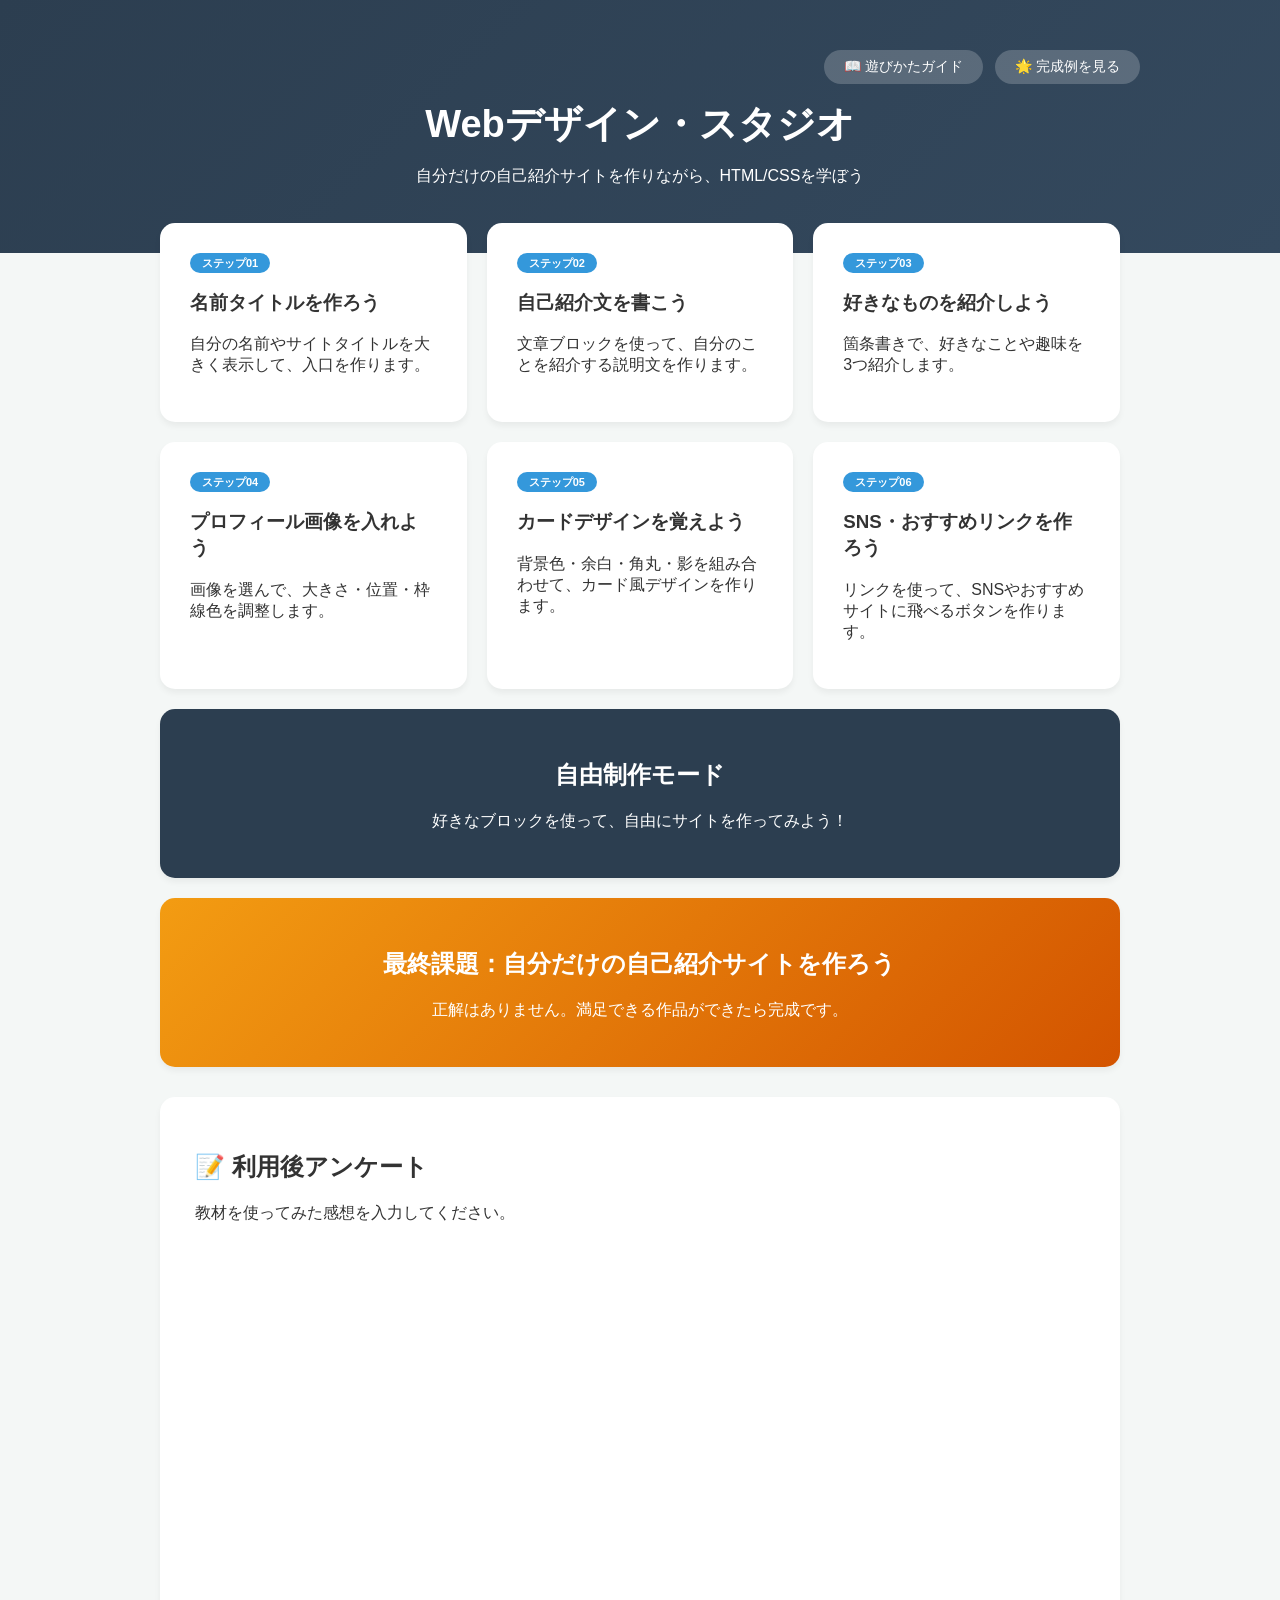
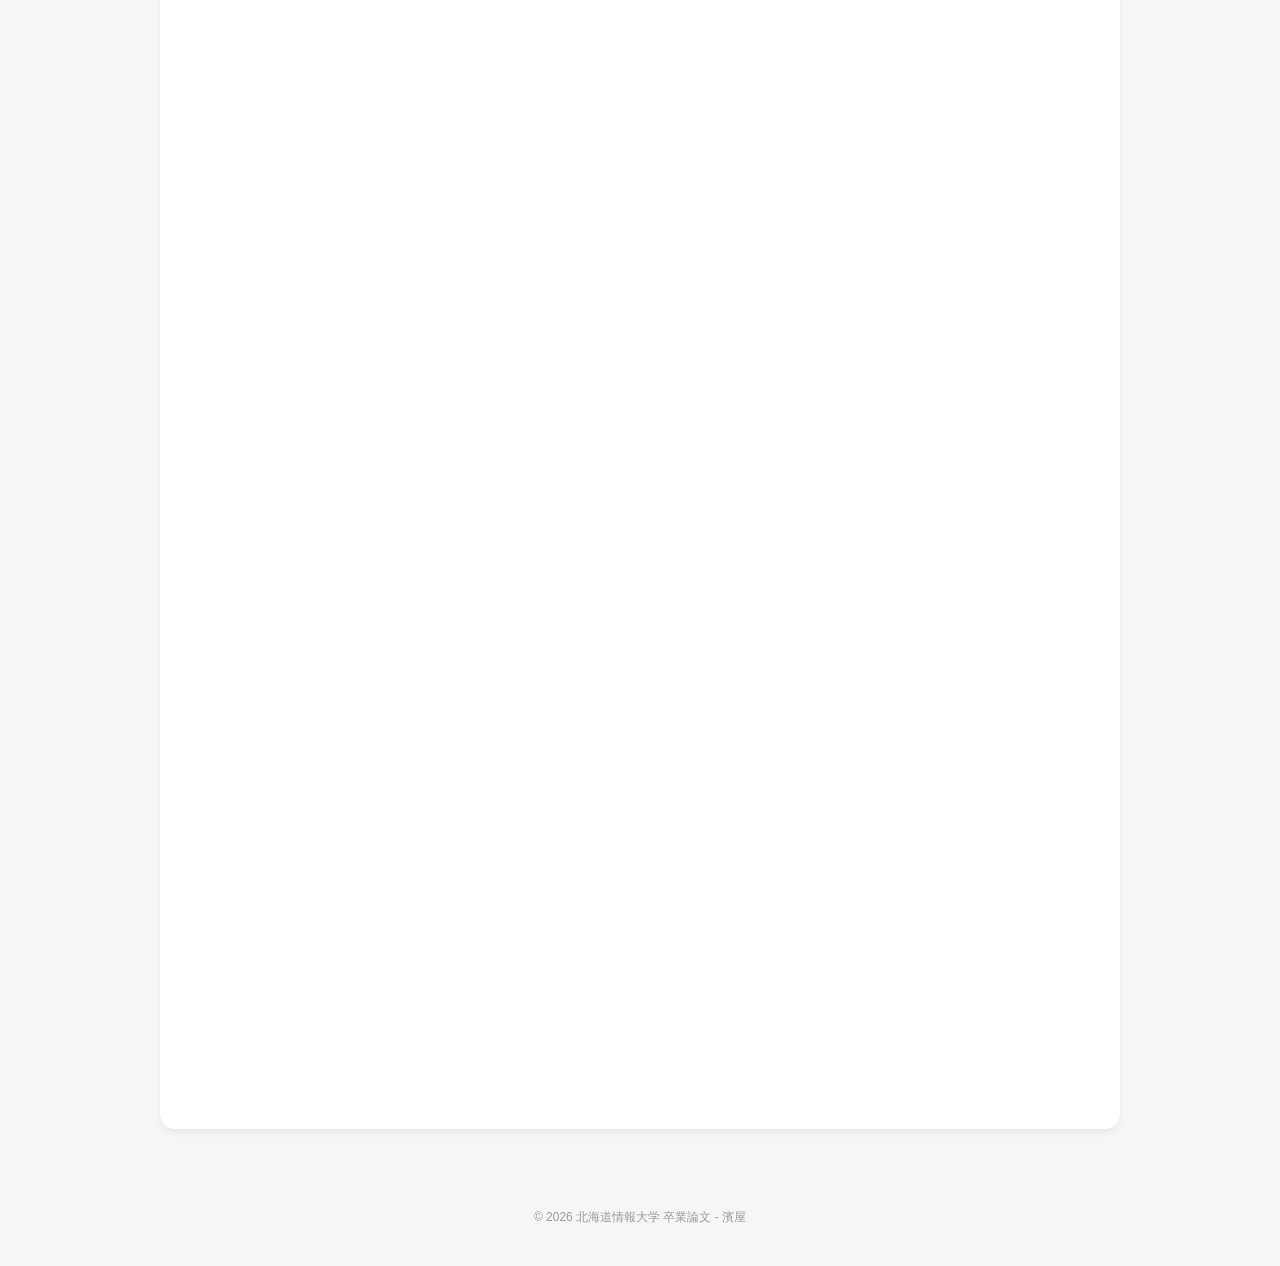
<file: index.html>
<!DOCTYPE html>
<html lang="ja">
<head>
<meta charset="UTF-8">
<title>Web制作学習システム</title>
<link rel="stylesheet" href="style.css">
</head>
<body>

<header class="home-header">
    <div class="nav">
        <a href="tutorial.html">📖 遊びかたガイド</a>
        <a href="example.html">🌟 完成例を見る</a>
    </div>

    <h1>Webデザイン・スタジオ</h1>
    <p>自分だけの自己紹介サイトを作りながら、HTML/CSSを学ぼう</p>
</header>

<main class="container">
    <div class="grid">

        <div class="card" onclick="location.href='editor.html?id=0'">
            <span class="lv-badge">ステップ01</span>
            <h3>名前タイトルを作ろう</h3>
            <p>自分の名前やサイトタイトルを大きく表示して、入口を作ります。</p>
        </div>

        <div class="card" onclick="location.href='editor.html?id=1'">
            <span class="lv-badge">ステップ02</span>
            <h3>自己紹介文を書こう</h3>
            <p>文章ブロックを使って、自分のことを紹介する説明文を作ります。</p>
        </div>

        <div class="card" onclick="location.href='editor.html?id=2'">
            <span class="lv-badge">ステップ03</span>
            <h3>好きなものを紹介しよう</h3>
            <p>箇条書きで、好きなことや趣味を3つ紹介します。</p>
        </div>

        <div class="card" onclick="location.href='editor.html?id=3'">
            <span class="lv-badge">ステップ04</span>
            <h3>プロフィール画像を入れよう</h3>
            <p>画像を選んで、大きさ・位置・枠線色を調整します。</p>
        </div>

        <div class="card" onclick="location.href='editor.html?id=4'">
            <span class="lv-badge">ステップ05</span>
            <h3>カードデザインを覚えよう</h3>
            <p>背景色・余白・角丸・影を組み合わせて、カード風デザインを作ります。</p>
        </div>

        <div class="card" onclick="location.href='editor.html?id=5'">
            <span class="lv-badge">ステップ06</span>
            <h3>SNS・おすすめリンクを作ろう</h3>
            <p>リンクを使って、SNSやおすすめサイトに飛べるボタンを作ります。</p>
        </div>

        <div class="card free-card" onclick="location.href='editor.html?mode=free'">
            <h2>自由制作モード</h2>
            <p>好きなブロックを使って、自由にサイトを作ってみよう！</p>
        </div>

        <div class="card final-card" onclick="location.href='editor.html?mode=final'">
            <h2>最終課題：自分だけの自己紹介サイトを作ろう</h2>
            <p>正解はありません。満足できる作品ができたら完成です。</p>
        </div>

    </div>

    <section class="form-card">
        <h2>📝 利用後アンケート</h2>
        <p>教材を使ってみた感想を入力してください。</p>

        <iframe
            class="form-frame"
            src="https://docs.google.com/forms/d/e/1FAIpQLSdeeGcFJalqQbBMEAzqCqRzm6nGe49JGua5Q7h0Ec_OEzJiuQ/viewform?embedded=true">
            読み込み中...
        </iframe>
    </section>
</main>

<footer>© 2026 北海道情報大学 卒業論文 - 濱屋</footer>

</body>
</html>
</file>
<file: style.css>
* {
    box-sizing: border-box;
}

body {
    margin: 0;
    font-family: 'Helvetica Neue', Arial, sans-serif;
    background: #f4f7f6;
    color: #333;
}

.home-header {
    background: linear-gradient(135deg, #2c3e50, #34495e);
    color: white;
    padding: 50px 20px;
    text-align: center;
}

.home-header h1 {
    margin: 10px 0;
    font-size: 38px;
}

.nav {
    text-align: right;
    max-width: 1000px;
    margin: 0 auto 15px;
}

.nav a {
    display: inline-block;
    color: white;
    text-decoration: none;
    font-size: 14px;
    background: rgba(255,255,255,.2);
    padding: 8px 20px;
    border-radius: 20px;
    margin-left: 8px;
}

.container {
    max-width: 1000px;
    margin: -30px auto 40px;
    padding: 0 20px;
}

.grid {
    display: grid;
    grid-template-columns: repeat(auto-fill, minmax(280px, 1fr));
    gap: 20px;
}

.card {
    background: white;
    border-radius: 15px;
    padding: 30px;
    cursor: pointer;
    transition: .3s;
    box-shadow: 0 4px 6px rgba(0,0,0,.05);
    min-height: 170px;
}

.card:hover {
    transform: translateY(-8px);
    box-shadow: 0 12px 20px rgba(0,0,0,.12);
}

.lv-badge {
    background: #3498db;
    color: white;
    padding: 4px 12px;
    border-radius: 20px;
    font-size: 11px;
    font-weight: bold;
}

.free-card {
    grid-column: 1 / -1;
    background: #2c3e50;
    color: white;
    text-align: center;
    min-height: auto;
}

.final-card {
    grid-column: 1 / -1;
    background: linear-gradient(135deg, #f39c12, #d35400);
    color: white;
    text-align: center;
    min-height: auto;
}

.form-card {
    margin-top: 30px;
    background: white;
    border-radius: 15px;
    padding: 35px;
    box-shadow: 0 4px 6px rgba(0,0,0,.05);
}

.form-frame {
    width: 100%;
    height: 1450px;
    border: none;
    border-radius: 10px;
}

footer {
    text-align: center;
    color: #999;
    padding: 40px;
    font-size: 12px;
}

.example-page {
    background: white;
}

.example-wrap {
    max-width: 900px;
    margin: 0 auto;
    padding: 50px;
}

.example-top {
    text-align: center;
}

.example-img {
    width: 150px;
    height: 150px;
    object-fit: cover;
    border-radius: 50%;
    border: 3px solid #4A90E2;
    box-shadow: 0 4px 12px rgba(0,0,0,.25);
}

.example-wrap h1 {
    text-align: center;
    font-size: 32px;
}

.example-wrap hr {
    border: none;
    border-top: 2px solid #4A90E2;
    margin: 35px 0;
}

.example-wrap section {
    margin: 35px 0;
}

.example-wrap h2 {
    color: #4A90E2;
    border-bottom: 2px solid #4A90E2;
    padding-bottom: 8px;
}

.example-wrap li {
    line-height: 2;
}

.example-link {
    display: inline-block;
    background: #4A90E2;
    color: white;
    text-decoration: none;
    padding: 10px 22px;
    border-radius: 999px;
    margin-top: 10px;
}
</file>
